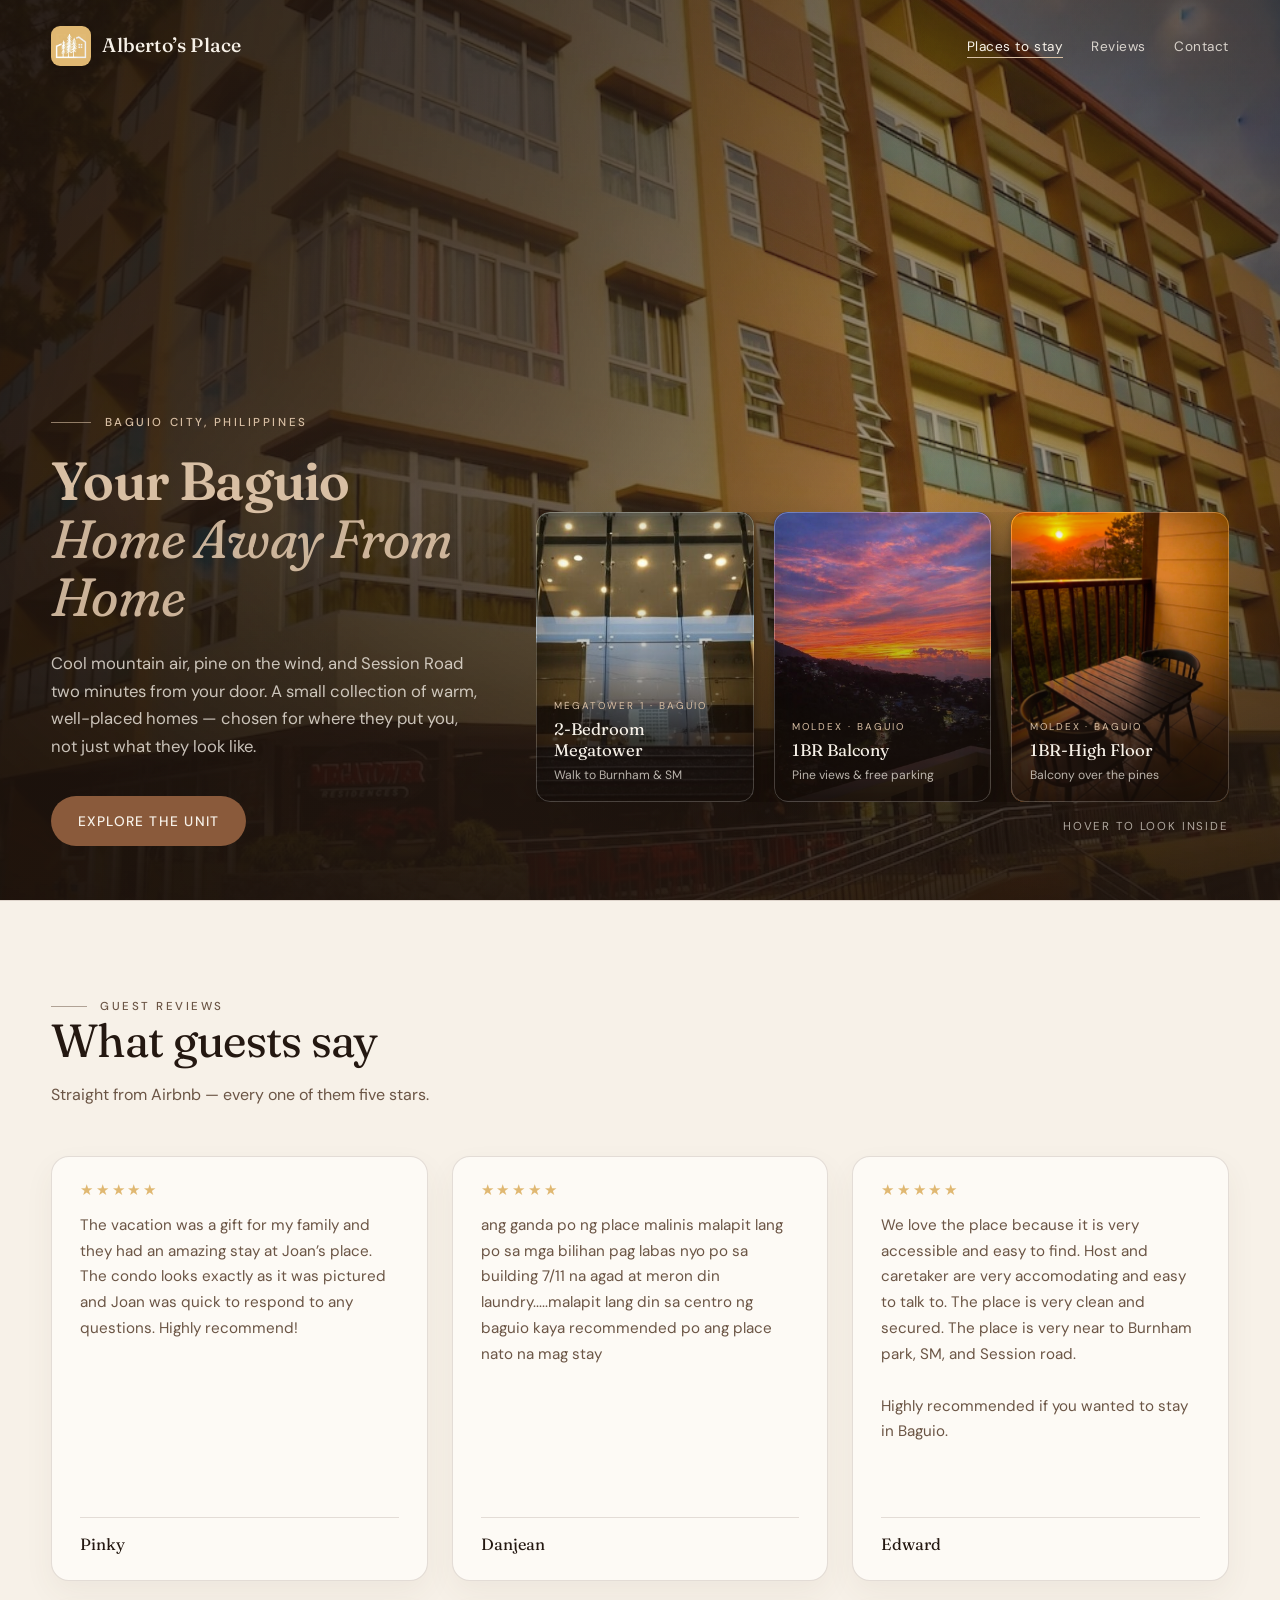
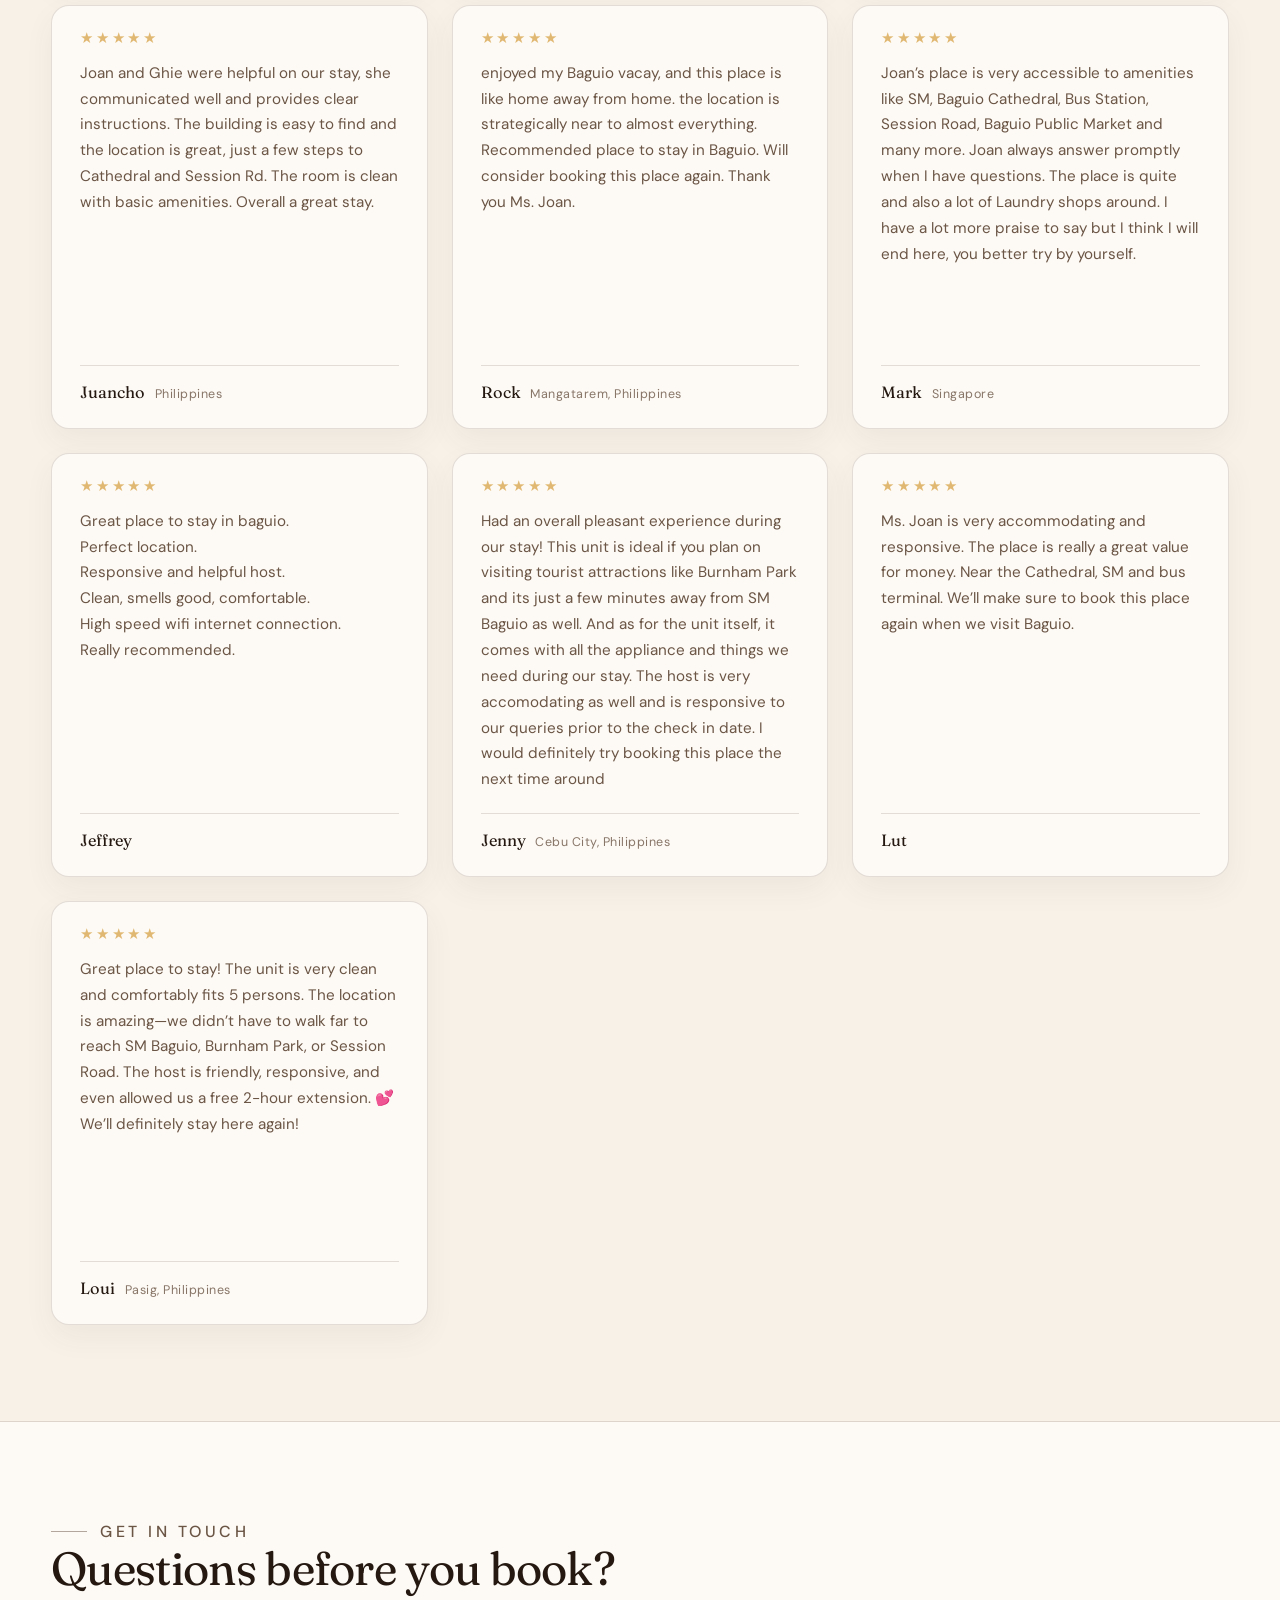
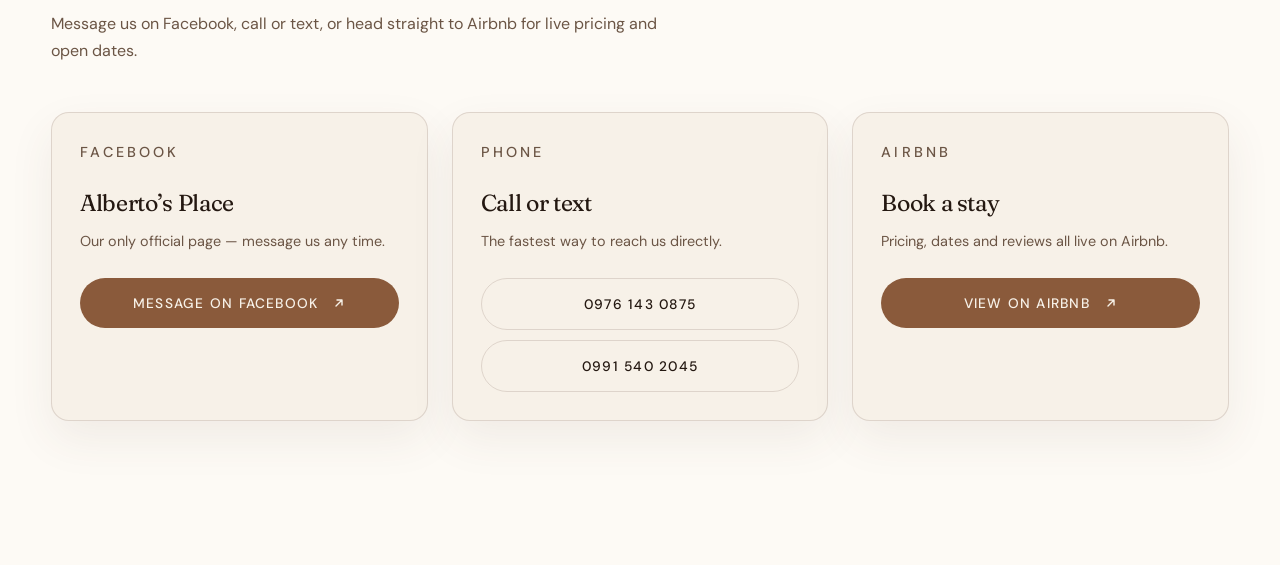
<file: index.html>
<!DOCTYPE html>
<html lang="en">
<head>
<meta charset="utf-8">
<meta name="viewport" content="width=device-width, initial-scale=1">
<title>Alberto's Place — Places to Stay in Baguio</title>
<meta name="description" content="A small collection of warm, well-placed staycation homes in Baguio City. Browse the stay, then book on Airbnb.">
<link rel="icon" href="assets/img/favicon.png" type="image/png">

<link rel="preconnect" href="https://fonts.googleapis.com">
<link rel="preconnect" href="https://fonts.gstatic.com" crossorigin>
<link href="https://fonts.googleapis.com/css2?family=DM+Sans:opsz,wght@9..40,300;9..40,400;9..40,500&family=Fraunces:ital,opsz,wght@0,9..144,300;0,9..144,400;0,9..144,600;1,9..144,400&display=swap" rel="stylesheet">
<!-- ?v= is a cache buster: browsers hold onto these files for ~10 minutes,
     so bump the number whenever style.css or main.js changes, or people
     keep seeing the previous version after a deploy. -->
<link rel="stylesheet" href="assets/css/style.css?v=36">
</head>
<body>

<a class="skip-link" href="#heroMain">Skip to content</a>

<header class="hero grain" id="hero">

  <!-- Background layers: base scene, then the unit's own photo which
       fades and zooms in when the window card is hovered. -->
  <div class="hero__layer hero__layer--base"
       style="background-image:url('images/unit-1-baguio/unit1-39.jpeg')"></div>
  <!-- Two reveal layers, alternated, so one unit can cross-fade into the
       next rather than the image snapping over. -->
  <div class="hero__layer hero__layer--reveal" id="revealLayer"></div>
  <div class="hero__layer hero__layer--reveal" id="revealLayerB"></div>
  <div class="hero__scrim"></div>

  <nav class="nav">
    <a class="brand" href="index.html">
      <img class="brand__logo" src="assets/img/logo-tile.png" alt="">
      <span class="brand__name">Alberto&rsquo;s Place</span>
    </a>
    <button class="nav__toggle" id="navToggle"
            aria-expanded="false" aria-controls="navMenu" aria-label="Open menu">
      <span></span>
    </button>

    <div class="nav__links" id="navMenu" data-open="false">
      <a class="nav__link" href="index.html" aria-current="page">Places to stay</a>
      <a class="nav__link" href="#reviews">Reviews</a>
      <a class="nav__link" href="#contact">Contact</a>
    </div>
  </nav>

  <div class="hero__body" id="heroMain">

    <div class="hero__copy">
      <p class="u-eyebrow hero__eyebrow">Baguio City, Philippines</p>
      <h1 class="hero__title">Your Baguio<em>Home Away From Home</em></h1>
      <p class="hero__lede">
        Cool mountain air, pine on the wind, and Session Road two minutes from your
        door. A small collection of warm, well-placed homes — chosen for where they
        put you, not just what they look like.
      </p>
      <!-- href + data-reveal are kept in sync with the active card by main.js -->
      <a class="btn" id="exploreCta" href="unit-1.html" data-enter
         data-reveal="images/unit-1-baguio/unit1-01.jpeg">
        Explore the unit
      </a>
    </div>

    <div>
      <div class="window-rail">

        <!-- The window: an oversized crop of the unit's photo, so it reads
             as an aperture cut into the scene behind it. -->

        <a class="window-card" href="unit-1.html" data-enter
           data-reveal="images/unit-1-baguio/unit1-01.jpeg">
          <img class="window-card__img"
               src="images/unit-1-baguio/unit1-01.jpeg"
               alt="Glass main entrance at Megatower 1 Residences">
          <span class="window-card__veil"></span>
          <span class="window-card__label">
            <span class="window-card__place">Megatower 1 · Baguio</span>
            <span class="window-card__name">2-Bedroom Megatower</span>
            <span class="window-card__note">Walk to Burnham &amp; SM</span>
          </span>
        </a>

        <a class="window-card" href="unit-2.html" data-enter
           data-reveal="images/unit-3-baguio/unit3-19.jpeg">
          <img class="window-card__img"
               src="images/unit-3-baguio/unit3-19.jpeg"
               alt="Sunset over the hillside from the balcony">
          <span class="window-card__veil"></span>
          <span class="window-card__label">
            <span class="window-card__place">Moldex · Baguio</span>
            <span class="window-card__name">1BR Balcony</span>
            <span class="window-card__note">Pine views &amp; free parking</span>
          </span>
        </a>

        <a class="window-card" href="unit-3.html" data-enter
           data-reveal="images/moldex-highfloor/hf-02.jpg">
          <img class="window-card__img"
               src="images/moldex-highfloor/hf-02.jpg"
               alt="Balcony table and chairs looking over the pines at sunset">
          <span class="window-card__veil"></span>
          <span class="window-card__label">
            <span class="window-card__place">Moldex &middot; Baguio</span>
            <span class="window-card__name">1BR-High Floor</span>
            <span class="window-card__note">Balcony over the pines</span>
          </span>
        </a>

      </div>
      <p class="hero__hint">
        <span data-pointer="fine">Hover to look inside</span>
        <span data-pointer="coarse">Tap to step inside</span>
      </p>
    </div>

  </div>
</header>

<section class="reviews-section" id="reviews">
  <div class="wrap">
    <div class="reviews-head">
      <p class="u-eyebrow reviews-head__eyebrow">Guest reviews</p>
      <h2>What guests say</h2>
      <p>Straight from Airbnb &mdash; every one of them five stars.</p>
    </div>

    <div class="reviews-grid">
      <figure class="review-card">
        <p class="review-card__stars" role="img" aria-label="Rated 5 out of 5">&#9733;&#9733;&#9733;&#9733;&#9733;</p>
        <blockquote>The vacation was a gift for my family and they had an amazing stay at Joan&rsquo;s place. The condo looks exactly as it was pictured and Joan was quick to respond to any questions. Highly recommend!</blockquote>
        <figcaption>
          <span class="review-card__name">Pinky</span>
        </figcaption>
      </figure>

      <figure class="review-card">
        <p class="review-card__stars" role="img" aria-label="Rated 5 out of 5">&#9733;&#9733;&#9733;&#9733;&#9733;</p>
        <blockquote>ang ganda po ng place malinis malapit lang po sa mga bilihan pag labas nyo po sa building 7/11 na agad at meron din laundry.....malapit lang din sa centro ng baguio kaya recommended po ang place nato na mag stay</blockquote>
        <figcaption>
          <span class="review-card__name">Danjean</span>
          </figcaption>
      </figure>

      <figure class="review-card">
        <p class="review-card__stars" role="img" aria-label="Rated 5 out of 5">&#9733;&#9733;&#9733;&#9733;&#9733;</p>
        <blockquote>We love the place because it is very accessible and easy to find. Host and caretaker are very accomodating and easy to talk to. The place is very clean and secured. The place is very near to Burnham park, SM, and Session road.<br><br>Highly recommended if you wanted to stay in Baguio.</blockquote>
        <figcaption>
          <span class="review-card__name">Edward</span>
          </figcaption>
      </figure>

      <figure class="review-card">
        <p class="review-card__stars" role="img" aria-label="Rated 5 out of 5">&#9733;&#9733;&#9733;&#9733;&#9733;</p>
        <blockquote>Joan and Ghie were helpful on our stay, she communicated well and provides clear instructions. The building is easy to find and the location is great, just a few steps to Cathedral and Session Rd. The room is clean with basic amenities. Overall a great stay.</blockquote>
        <figcaption>
          <span class="review-card__name">Juancho</span>
          <span class="review-card__meta">Philippines</span>
        </figcaption>
      </figure>

      <figure class="review-card">
        <p class="review-card__stars" role="img" aria-label="Rated 5 out of 5">&#9733;&#9733;&#9733;&#9733;&#9733;</p>
        <blockquote>enjoyed my Baguio vacay, and this place is like home away from home. the location is strategically near to almost everything. Recommended place to stay in Baguio. Will consider booking this place again. Thank you Ms. Joan.</blockquote>
        <figcaption>
          <span class="review-card__name">Rock</span>
          <span class="review-card__meta">Mangatarem, Philippines</span>
        </figcaption>
      </figure>

      <figure class="review-card">
        <p class="review-card__stars" role="img" aria-label="Rated 5 out of 5">&#9733;&#9733;&#9733;&#9733;&#9733;</p>
        <blockquote>Joan&rsquo;s place is very accessible to amenities like SM, Baguio Cathedral, Bus Station, Session Road, Baguio Public Market and many more. Joan always answer promptly when I have questions. The place is quite and also a lot of Laundry shops around. I have a lot more praise to say but I think I will end here, you better try by yourself.</blockquote>
        <figcaption>
          <span class="review-card__name">Mark</span>
          <span class="review-card__meta">Singapore</span>
        </figcaption>
      </figure>

      <figure class="review-card">
        <p class="review-card__stars" role="img" aria-label="Rated 5 out of 5">&#9733;&#9733;&#9733;&#9733;&#9733;</p>
        <blockquote>Great place to stay in baguio.<br>Perfect location.<br>Responsive and helpful host.<br>Clean, smells good, comfortable.<br>High speed wifi internet connection.<br>Really recommended.</blockquote>
        <figcaption>
          <span class="review-card__name">Jeffrey</span>
        </figcaption>
      </figure>

      <figure class="review-card">
        <p class="review-card__stars" role="img" aria-label="Rated 5 out of 5">&#9733;&#9733;&#9733;&#9733;&#9733;</p>
        <blockquote>Had an overall pleasant experience during our stay! This unit is ideal if you plan on visiting tourist attractions like Burnham Park and its just a few minutes away from SM Baguio as well. And as for the unit itself, it comes with all the appliance and things we need during our stay. The host is very accomodating as well and is responsive to our queries prior to the check in date. I would definitely try booking this place the next time around</blockquote>
        <figcaption>
          <span class="review-card__name">Jenny</span>
          <span class="review-card__meta">Cebu City, Philippines</span>
        </figcaption>
      </figure>

      <figure class="review-card">
        <p class="review-card__stars" role="img" aria-label="Rated 5 out of 5">&#9733;&#9733;&#9733;&#9733;&#9733;</p>
        <blockquote>Ms. Joan is very accommodating and responsive. The place is really a great value for money. Near the Cathedral, SM and bus terminal. We&rsquo;ll make sure to book this place again when we visit Baguio.</blockquote>
        <figcaption>
          <span class="review-card__name">Lut</span>
        </figcaption>
      </figure>

      <figure class="review-card">
        <p class="review-card__stars" role="img" aria-label="Rated 5 out of 5">&#9733;&#9733;&#9733;&#9733;&#9733;</p>
        <blockquote>Great place to stay! The unit is very clean and comfortably fits 5 persons. The location is amazing&mdash;we didn&rsquo;t have to walk far to reach SM Baguio, Burnham Park, or Session Road. The host is friendly, responsive, and even allowed us a free 2-hour extension. &#128149; We&rsquo;ll definitely stay here again!</blockquote>
        <figcaption>
          <span class="review-card__name">Loui</span>
          <span class="review-card__meta">Pasig, Philippines</span>
        </figcaption>
      </figure>
    </div>
  </div>
</section>

<section class="contact-section" id="contact">
  <div class="wrap">
    <div class="contact-head">
      <p class="u-eyebrow contact-head__eyebrow">Get in touch</p>
      <h2>Questions before you book?</h2>
      <p>
        Message us on Facebook, call or text, or head straight to Airbnb for
        live pricing and open dates.
      </p>
    </div>

    <div class="contact-grid">

      <div class="contact-card">
        <p class="u-eyebrow contact-card__label">Facebook</p>
        <h3>Alberto&rsquo;s Place</h3>
        <p>Our only official page &mdash; message us any time.</p>
        <a class="btn" href="https://www.facebook.com/Albertosplacestaycation"
           target="_blank" rel="noopener">
          Message on Facebook
          <svg width="14" height="14" viewBox="0 0 14 14" fill="none" aria-hidden="true">
            <path d="M4 10L10 4M10 4H5M10 4v5" stroke="currentColor" stroke-width="1.4"
                  stroke-linecap="round" stroke-linejoin="round"/>
          </svg>
        </a>
      </div>

      <div class="contact-card">
        <p class="u-eyebrow contact-card__label">Phone</p>
        <h3>Call or text</h3>
        <p>The fastest way to reach us directly.</p>
        <div class="contact-card__phones">
          <a class="btn btn--ghost" href="tel:+639761430875">0976 143 0875</a>
          <a class="btn btn--ghost" href="tel:+639915402045">0991 540 2045</a>
        </div>
      </div>

      <div class="contact-card">
        <p class="u-eyebrow contact-card__label">Airbnb</p>
        <h3>Book a stay</h3>
        <p>Pricing, dates and reviews all live on Airbnb.</p>
        <!-- Host profile, not a single room: this button is the catch-all
             "Book a stay", so it should show every live listing. -->
        <a class="btn" href="https://www.airbnb.com/users/profile/1463701080095468308"
           target="_blank" rel="noopener">
          View on Airbnb
          <svg width="14" height="14" viewBox="0 0 14 14" fill="none" aria-hidden="true">
            <path d="M4 10L10 4M10 4H5M10 4v5" stroke="currentColor" stroke-width="1.4"
                  stroke-linecap="round" stroke-linejoin="round"/>
          </svg>
        </a>
      </div>

    </div>
  </div>
</section>

<script src="assets/js/units.js?v=36"></script>
<script src="assets/js/main.js?v=36"></script>
</body>
</html>
</file>
<file: assets/css/style.css>
/* ============================================================
   TERRA STAYS — core stylesheet
   Palette: warm earth / brown aesthetic
   ============================================================ */

:root {
  /* Earth palette */
  --espresso: #241811;
  --bark:     #33241a;
  --walnut:   #5c4032;
  --clay:     #8a5a3b;
  --caramel:  #b5835a;
  --sand:     #d8bfa4;
  --oat:      #ead9c4;
  --cream:    #f7f1e8;
  --paper:    #fdfaf5;
  --moss:     #6e7357;
  --brand-tan: #e0b872;   /* sampled from the Alberto's Place mark */

  --ink:        var(--espresso);
  --ink-soft:   #6b5545;
  --rule:       rgba(92, 64, 50, 0.16);

  /* Type */
  --display: "Fraunces", "Iowan Old Style", Georgia, serif;
  --body:    "DM Sans", -apple-system, BlinkMacSystemFont, "Segoe UI", sans-serif;

  /* Motion */
  --ease-out: cubic-bezier(0.22, 1, 0.36, 1);
  --ease-soft: cubic-bezier(0.4, 0, 0.2, 1);

  /* Layout */
  --gutter: clamp(1.25rem, 4vw, 4rem);
  --maxw: 1400px;
}

*, *::before, *::after { box-sizing: border-box; }

/* several components set an explicit display, which would otherwise beat the
   UA rule for [hidden] */
[hidden] { display: none !important; }

html { scroll-behavior: smooth; }

body {
  margin: 0;
  font-family: var(--body);
  background: var(--paper);
  color: var(--ink);
  -webkit-font-smoothing: antialiased;
  text-rendering: optimizeLegibility;
}

img { display: block; max-width: 100%; }

a { color: inherit; text-decoration: none; }

button { font: inherit; color: inherit; }

/* Keyboard focus has to stay visible everywhere. Anything below that hides an
   outline must put back an equally clear indicator. */
:where(a, button, [tabindex]):focus-visible {
  outline: 2px solid var(--brand-tan);
  outline-offset: 3px;
  border-radius: 3px;
}

.skip-link {
  position: absolute;
  left: -9999px;
  top: 0;
  z-index: 200;
}

.skip-link:focus {
  left: 1rem;
  top: 1rem;
  padding: 0.8rem 1.25rem;
  border-radius: 999px;
  background: var(--cream);
  color: var(--ink);
  font-size: 0.85rem;
}

h1, h2, h3, h4 {
  font-family: var(--display);
  font-weight: 400;
  font-variation-settings: "SOFT" 30, "WONK" 1;
  letter-spacing: -0.015em;
  margin: 0;
  line-height: 1.05;
}

.u-eyebrow {
  font-size: 0.72rem;
  letter-spacing: 0.22em;
  text-transform: uppercase;
  font-weight: 500;
}

/* Film grain overlay, used on dark photographic surfaces */
.grain::after {
  content: "";
  position: absolute;
  inset: 0;
  pointer-events: none;
  opacity: 0.16;
  mix-blend-mode: overlay;
  background-image: url("data:image/svg+xml,%3Csvg xmlns='http://www.w3.org/2000/svg' width='140' height='140'%3E%3Cfilter id='n'%3E%3CfeTurbulence type='fractalNoise' baseFrequency='0.85' numOctaves='3'/%3E%3C/filter%3E%3Crect width='140' height='140' filter='url(%23n)' opacity='0.5'/%3E%3C/svg%3E");
}

/* ============================================================
   HERO — "window into the stay"
   ============================================================ */

.hero {
  position: relative;
  min-height: 100svh;
  display: flex;
  flex-direction: column;
  overflow: hidden;
  background: var(--espresso);
  isolation: isolate;
}

/* Stacked background layers. The base sits underneath; the reveal
   layer holds the unit's own photo and fades + zooms in on hover,
   so the thumbnail reads as a window opening onto the full scene. */
.hero__layer {
  position: absolute;
  inset: -6%;                    /* bleed, so scaling never shows an edge */
  background-size: cover;
  background-position: center;
  z-index: 0;
  will-change: transform, opacity;
}

.hero__layer--base {
  transform: scale(1.04);
  transition: transform 1600ms var(--ease-out), filter 900ms var(--ease-soft);
}

/* Visibility is driven by JS rather than by .is-peeking, because two of these
   alternate to cross-fade one unit into the next. The long transform makes a
   slow push-in that runs for the whole time a unit is on screen. */
.hero__layer--reveal {
  z-index: 1;                     /* JS raises the incoming layer to 2 */
  opacity: 0;
  transform: scale(1.02);
  transition:
    opacity 700ms var(--ease-soft),
    transform 3500ms linear;
}

.hero__layer--reveal.is-on { opacity: 1; transform: scale(1.14); }

/* Warm scrim: pushes every photo toward the brown palette and keeps
   text legible over phone-camera shots. */
.hero__scrim {
  position: absolute;
  inset: 0;
  z-index: 3;
  background:
    linear-gradient(to right,
      rgba(28, 18, 12, 0.88) 0%,
      rgba(36, 24, 17, 0.62) 42%,
      rgba(36, 24, 17, 0.28) 72%,
      rgba(36, 24, 17, 0.55) 100%),
    linear-gradient(to top,
      rgba(28, 18, 12, 0.85) 0%,
      rgba(28, 18, 12, 0.10) 45%,
      rgba(28, 18, 12, 0.45) 100%),
    radial-gradient(120% 90% at 20% 40%, rgba(138, 90, 59, 0.30), transparent 60%);
  transition: opacity 900ms var(--ease-soft);
}

/* Peeking state — set while the card is hovered/focused.
   The scrim deliberately stays at full strength: the reveal comes from
   the image swap and the slow push-in, not from lifting the shade off
   the headline. */
.hero.is-peeking .hero__layer--base { transform: scale(1.1); filter: blur(2px); }

/* Stated explicitly rather than via :not() — the nav has to out-stack the hero
   body so the open menu panel isn't painted behind the headline. */
.hero > .nav,
.hero > .hero__body { position: relative; }
.hero > .hero__body { z-index: 4; }
.hero > .nav        { z-index: 5; }

/* ---------- Nav ---------- */

.nav {
  display: flex;
  align-items: center;
  justify-content: space-between;
  gap: 2rem;
  padding: 1.6rem var(--gutter);
  color: var(--cream);
}

.brand {
  display: inline-flex;
  align-items: center;
  gap: 0.7rem;
}

.brand__logo {
  width: 2.5rem;
  height: 2.5rem;
  border-radius: 9px;
  flex: none;
  box-shadow: 0 1px 3px rgba(20, 12, 7, 0.25);
}

.brand__name {
  font-family: var(--display);
  font-size: 1.22rem;
  font-weight: 500;
  letter-spacing: 0.01em;
  line-height: 1;
  white-space: nowrap;
}

.nav__links {
  display: flex;
  align-items: center;
  gap: 1.75rem;
  font-size: 0.85rem;
  letter-spacing: 0.04em;
}

.nav__link {
  position: relative;
  display: inline-flex;
  align-items: center;
  /* padded to a 44px tap target without changing the visual rhythm */
  padding: 0.75rem 0;
  opacity: 0.82;
  transition: opacity 250ms var(--ease-soft);
}

.nav__link::after {
  content: "";
  position: absolute;
  left: 0; bottom: 0.55rem;
  width: 100%;
  height: 1px;
  background: var(--sand);
  transform: scaleX(0);
  transform-origin: left;
  transition: transform 400ms var(--ease-out);
}

a.nav__link:hover { opacity: 1; }
a.nav__link:hover::after,
.nav__link[aria-current="page"]::after { transform: scaleX(1); }

.nav__link[aria-current="page"] { opacity: 1; }

/* ---------- Menu toggle (small screens only) ---------- */

.nav__toggle {
  display: none;
  width: 44px;
  height: 44px;
  padding: 0;
  border: 1px solid rgba(247, 241, 232, 0.28);
  border-radius: 999px;
  background: rgba(28, 18, 12, 0.35);
  color: var(--cream);
  cursor: pointer;
  place-items: center;
  backdrop-filter: blur(6px);
}

.nav__toggle span {
  position: relative;
  display: block;
  width: 16px;
  height: 1.5px;
  background: currentColor;
  transition: transform 300ms var(--ease-out), opacity 200ms var(--ease-soft);
}

.nav__toggle span::before,
.nav__toggle span::after {
  content: "";
  position: absolute;
  left: 0;
  width: 16px;
  height: 1.5px;
  background: currentColor;
  transition: transform 300ms var(--ease-out);
}

.nav__toggle span::before { top: -5px; }
.nav__toggle span::after  { top: 5px; }

.nav__toggle[aria-expanded="true"] span { transform: rotate(45deg); }
.nav__toggle[aria-expanded="true"] span::before { transform: translateY(5px) rotate(-90deg); }
.nav__toggle[aria-expanded="true"] span::after  { opacity: 0; transform: translateY(-5px); }

/* ---------- Hero body ---------- */

.hero__body {
  flex: 1;
  display: grid;
  grid-template-columns: minmax(min(26rem, 100%), 1fr) minmax(0, auto);
  align-items: end;
  gap: clamp(2rem, 4vw, 4.5rem);
  padding: 0 var(--gutter) clamp(2.5rem, 6vh, 4.5rem);
}

/* Without this the rail's intrinsic width props the whole grid open and
   pushes the headline off-screen on narrow viewports. */
.hero__body > * { min-width: 0; }

.hero__copy { max-width: 34rem; color: var(--cream); }

.hero__eyebrow {
  color: var(--sand);
  margin-bottom: 1.4rem;
  display: flex;
  align-items: center;
  gap: 0.85rem;
}

.hero__eyebrow::before {
  content: "";
  width: 2.5rem;
  height: 1px;
  background: currentColor;
  opacity: 0.6;
}

.hero__title {
  font-size: clamp(2.1rem, 4.2vw, 3.9rem);
  line-height: 1.08;
  margin-bottom: 1.5rem;
  /* Both lines sand, no white split — the contrast comes from weight and
     italic instead of a color change. */
  color: var(--sand);
  font-weight: 600;
  font-variation-settings: "SOFT" 40, "WONK" 1;
}

.hero__title em {
  display: block;
  font-style: italic;
  font-weight: 400;
  font-variation-settings: "SOFT" 65, "WONK" 1;
  opacity: 0.92;
}

.hero__lede {
  font-size: clamp(0.98rem, 1.3vw, 1.1rem);
  line-height: 1.65;
  color: rgba(247, 241, 232, 0.78);
  max-width: 30rem;
  margin: 0 0 2.25rem;
}

/* ---------- Button ---------- */

.btn {
  --btn-bg: var(--clay);
  --btn-fg: var(--cream);
  display: inline-flex;
  align-items: center;
  gap: 0.85rem;
  padding: 1rem 1.65rem;
  border: 0;
  border-radius: 999px;
  background: var(--btn-bg);
  color: var(--btn-fg);
  font-family: var(--body);
  font-size: 0.86rem;
  font-weight: 500;
  letter-spacing: 0.09em;
  text-transform: uppercase;
  cursor: pointer;
  transition: background 350ms var(--ease-soft), transform 350ms var(--ease-out);
}

.btn:hover { background: var(--caramel); transform: translateY(-2px); }

.btn svg { transition: transform 400ms var(--ease-out); }
.btn:hover svg { transform: translateX(4px); }

.btn--ghost {
  --btn-bg: transparent;
  --btn-fg: var(--ink);
  border: 1px solid var(--rule);
}
.btn--ghost:hover { --btn-bg: var(--oat); }

/* ============================================================
   THE WINDOW CARD
   The thumbnail shows an oversized crop of the unit's photo, so it
   reads as a small aperture cut into the scene behind it.
   ============================================================ */

.window-rail {
  display: flex;
  align-items: flex-end;
  gap: 1.25rem;
  /* Scrolls at any width. With four cards the rail's natural width was
     squeezing the headline column down to ~140px, so it wrapped one word
     per line — the rail has to give, not the copy. */
  max-width: 100%;
  overflow-x: auto;
  scrollbar-width: none;
  scroll-snap-type: x mandatory;
  scroll-padding-left: 0;
}
.window-rail::-webkit-scrollbar { display: none; }
.window-card { scroll-snap-align: start; }

.window-card {
  position: relative;
  display: block;
  width: clamp(160px, 17vw, 260px);
  min-width: 124px;
  aspect-ratio: 3 / 4;
  border-radius: 14px;
  overflow: hidden;
  cursor: pointer;
  background: var(--bark);
  box-shadow:
    0 2px 6px rgba(20, 12, 7, 0.30),
    0 18px 45px rgba(20, 12, 7, 0.45);
  transition:
    transform 700ms var(--ease-out),
    box-shadow 700ms var(--ease-out);
}

/* thin inner bevel — makes it feel cut, not pasted on */
.window-card.is-showing::after {
  border-color: rgba(224, 184, 114, 0.85);
  box-shadow: inset 0 0 40px rgba(20, 12, 7, 0.35),
              0 0 0 1px rgba(224, 184, 114, 0.35);
}

.window-card::after {
  content: "";
  position: absolute;
  inset: 0;
  border-radius: inherit;
  border: 1px solid rgba(247, 241, 232, 0.22);
  box-shadow: inset 0 0 40px rgba(20, 12, 7, 0.35);
  pointer-events: none;
  z-index: 3;
}

.window-card__img {
  position: absolute;
  inset: 0;
  width: 100%;
  height: 100%;
  object-fit: cover;
  /* oversized on purpose: you're seeing a slice of a bigger scene */
  transform: scale(1.45);
  transition: transform 1400ms var(--ease-out);
  z-index: 1;
}

.window-card__veil {
  position: absolute;
  inset: 0;
  z-index: 2;
  /* Reaches high enough that the label always lands on a dark base,
     even when the title wraps to two lines on a narrow card. */
  background: linear-gradient(to top,
    rgba(24, 15, 10, 0.92) 0%,
    rgba(24, 15, 10, 0.78) 22%,
    rgba(24, 15, 10, 0.30) 48%,
    rgba(24, 15, 10, 0) 78%);
  transition: opacity 700ms var(--ease-soft);
}

.window-card__label {
  position: absolute;
  left: 0; right: 0; bottom: 0;
  z-index: 4;
  padding: 1.1rem 1.15rem;
  color: var(--cream);
}

.window-card__place {
  display: block;
  font-size: 0.62rem;
  letter-spacing: 0.2em;
  text-transform: uppercase;
  color: var(--sand);
  margin-bottom: 0.45rem;
}

.window-card__name {
  display: block;
  font-family: var(--display);
  font-size: 1.05rem;
  line-height: 1.25;
}

.window-card__note {
  display: block;
  margin-top: 0.4rem;
  font-size: 0.76rem;
  line-height: 1.4;
  color: rgba(247, 241, 232, 0.72);
}

/* On hover the crop eases back toward 1:1 — the window "opens" and
   matches the full-bleed scene now showing behind it. */
.window-card:hover,
.window-card:focus-visible {
  transform: translateY(-10px);
  box-shadow:
    0 4px 10px rgba(20, 12, 7, 0.35),
    0 30px 70px rgba(20, 12, 7, 0.55);
}

/* The crop eases open a little, but stays tighter than the scene behind
   it — otherwise the card stops reading as an aperture and starts
   competing with the background. */
.window-card:hover .window-card__img,
.window-card:focus-visible .window-card__img { transform: scale(1.28); }

.window-card:hover .window-card__veil,
.window-card:focus-visible .window-card__veil { opacity: 0.8; }

/* Ghost slots standing in for the five stays still to come */
.window-slot {
  width: clamp(160px, 17vw, 260px);
  min-width: 124px;
  aspect-ratio: 3 / 4;
  border-radius: 14px;
  border: 1px dashed rgba(247, 241, 232, 0.22);
  display: grid;
  place-items: center;
  color: rgba(247, 241, 232, 0.42);
  font-size: 0.68rem;
  letter-spacing: 0.18em;
  text-transform: uppercase;
}

.hero__hint {
  margin-top: 1.1rem;
  font-size: 0.72rem;
  letter-spacing: 0.16em;
  text-transform: uppercase;
  color: rgba(247, 241, 232, 0.66);
  text-align: right;
}

/* "Hover" means nothing on a touch screen */
[data-pointer="coarse"] { display: none; }

@media (hover: none) {
  [data-pointer="fine"]   { display: none; }
  [data-pointer="coarse"] { display: inline; }
}

/* Click-through transition: the window swallows the page */
body.is-entering .hero__layer--reveal.is-on { transform: scale(1.4); }
body.is-entering .hero__body,
body.is-entering .nav { opacity: 0; transform: translateY(-8px); }
body.is-entering .hero__body,
body.is-entering .nav {
  transition: opacity 450ms var(--ease-soft), transform 450ms var(--ease-soft);
}

/* ============================================================
   LISTING PAGE
   ============================================================ */

.listing-nav {
  position: sticky;
  top: 0;
  z-index: 40;
  display: flex;
  align-items: center;
  justify-content: space-between;
  gap: 2rem;
  padding: 1.1rem var(--gutter);
  background: rgba(253, 250, 245, 0.86);
  backdrop-filter: blur(14px);
  border-bottom: 1px solid var(--rule);
  color: var(--ink);
}


.back-link {
  display: inline-flex;
  align-items: center;
  gap: 0.6rem;
  min-height: 44px;
  padding-right: 0.5rem;
  font-size: 0.8rem;
  letter-spacing: 0.05em;
  color: var(--ink-soft);
  transition: color 250ms var(--ease-soft);
}

.back-link__long  { white-space: nowrap; }
.back-link__short { display: none; }
.back-link:hover { color: var(--clay); }
.back-link svg { transition: transform 350ms var(--ease-out); }
.back-link:hover svg { transform: translateX(-4px); }

.wrap {
  max-width: var(--maxw);
  margin: 0 auto;
  padding: 0 var(--gutter);
}

/* ---------- Listing header ---------- */

.listing-head { padding: clamp(2.5rem, 6vw, 4.5rem) 0 2rem; }

.listing-head__eyebrow {
  color: var(--clay);
  margin-bottom: 1rem;
  display: flex;
  align-items: center;
  gap: 0.8rem;
}
.listing-head__eyebrow::before {
  content: "";
  width: 2.25rem; height: 1px;
  background: currentColor; opacity: 0.5;
}

.listing-head h1 {
  font-size: clamp(2.2rem, 5vw, 3.6rem);
  max-width: 20ch;
  margin-bottom: 1.25rem;
}

.listing-meta {
  display: flex;
  flex-wrap: wrap;
  align-items: center;
  gap: 0.65rem 1.1rem;
  color: var(--ink-soft);
  font-size: 0.92rem;
}

.listing-meta span { display: inline-flex; align-items: center; gap: 0.45rem; }

.listing-meta .dot {
  width: 3px; height: 3px;
  border-radius: 50%;
  background: var(--caramel);
  opacity: 0.7;
}

/* ---------- Photo mosaic ---------- */

.mosaic {
  display: grid;
  grid-template-columns: 1.6fr 1fr 1fr;
  grid-template-rows: repeat(2, minmax(140px, 30vh));
  gap: 10px;
  border-radius: 18px;
  overflow: hidden;
  margin-bottom: 1rem;
}

.mosaic__item {
  position: relative;
  display: block;
  margin: 0;
  padding: 0;
  border: 0;
  overflow: hidden;
  background: var(--oat);
  cursor: zoom-in;
}

.mosaic__item:first-child { grid-row: span 2; }

.mosaic img {
  width: 100%;
  height: 100%;
  object-fit: cover;
  transition: transform 1200ms var(--ease-out), filter 600ms var(--ease-soft);
}

.mosaic__item:hover img { transform: scale(1.06); filter: saturate(1.08); }

/* the outline would be clipped by the tile's own overflow */
.mosaic__item:focus-visible { outline-offset: -3px; }

.mosaic__more {
  position: absolute;
  inset: 0;
  display: grid;
  place-items: center;
  background: rgba(36, 24, 17, 0.55);
  color: var(--cream);
  font-size: 0.78rem;
  letter-spacing: 0.16em;
  text-transform: uppercase;
  transition: background 350ms var(--ease-soft);
}
.mosaic__item:hover .mosaic__more { background: rgba(36, 24, 17, 0.42); }

/* ---------- Two-column content ---------- */

.listing-grid {
  display: grid;
  grid-template-columns: minmax(0, 1fr) minmax(0, 22rem);
  gap: clamp(2rem, 6vw, 5rem);
  align-items: start;
  padding: clamp(2.5rem, 6vw, 4.5rem) 0;
}

.section + .section {
  margin-top: clamp(2.25rem, 4vw, 3.25rem);
  padding-top: clamp(2.25rem, 4vw, 3.25rem);
  border-top: 1px solid var(--rule);
}

.section h2 {
  font-size: clamp(1.5rem, 2.6vw, 2rem);
  margin-bottom: 1.5rem;
}

/* ---------- Bullet lists ---------- */

.bullets {
  list-style: none;
  margin: 0;
  padding: 0;
  display: grid;
  gap: 0.9rem;
}

/* min() keeps the track from demanding 20rem on a viewport narrower than that,
   which otherwise props the whole page open past the screen edge */
.bullets--two {
  grid-template-columns: repeat(auto-fit, minmax(min(20rem, 100%), 1fr));
  gap: 0.9rem 2.5rem;
}

.bullets li {
  position: relative;
  padding-left: 1.7rem;
  line-height: 1.6;
  color: var(--ink-soft);
}

.bullets li::before {
  content: "";
  position: absolute;
  left: 0;
  top: 0.62em;
  width: 7px; height: 7px;
  border-radius: 50%;
  background: var(--caramel);
}

.bullets strong { color: var(--ink); font-weight: 500; }

/* Distance list — for the "what's nearby" walk times */
.nearby { display: grid; gap: 1.5rem; }

.nearby__group {
  display: grid;
  grid-template-columns: 5.5rem minmax(0, 1fr);
  gap: 1.25rem;
  align-items: start;
}

.nearby__time {
  font-family: var(--display);
  font-size: 1.05rem;
  color: var(--clay);
  padding-top: 0.05em;
  white-space: nowrap;
}

.nearby__places {
  display: flex;
  flex-wrap: wrap;
  gap: 0.5rem;
}

.nearby__places span {
  padding: 0.35rem 0.8rem;
  border-radius: 999px;
  background: var(--cream);
  border: 1px solid var(--rule);
  font-size: 0.86rem;
  color: var(--ink-soft);
}

.map-figure { margin: 2rem 0 0; }
.map-figure__btn {
  display: block;
  width: 100%;
  padding: 0;
  border: 0;
  background: none;
  cursor: zoom-in;
}
.map-figure img { width: 100%; border-radius: 14px; border: 1px solid var(--rule); }
.map-figure figcaption {
  margin-top: 0.75rem;
  font-size: 0.8rem;
  color: var(--ink-soft);
  font-style: italic;
}

/* ---------- Booking aside ---------- */

.booking {
  position: sticky;
  top: 5.5rem;
  padding: 1.75rem;
  border-radius: 18px;
  background: var(--cream);
  border: 1px solid var(--rule);
  box-shadow: 0 18px 45px rgba(92, 64, 50, 0.08);
}

.booking__label {
  color: var(--clay);
  margin-bottom: 0.9rem;
}

.booking h3 {
  font-size: 1.45rem;
  line-height: 1.2;
  margin-bottom: 0.85rem;
}

.booking p {
  font-size: 0.9rem;
  line-height: 1.65;
  color: var(--ink-soft);
  margin: 0 0 1.5rem;
}

.booking .btn { width: 100%; justify-content: center; }

/* Two ways to book the same place — stacked, primary first */
.booking__options { display: grid; gap: 0.6rem; }

.booking__facts {
  list-style: none;
  margin: 1.5rem 0 0;
  padding: 1.35rem 0 0;
  border-top: 1px solid var(--rule);
  display: grid;
  gap: 0.7rem;
  font-size: 0.86rem;
  color: var(--ink-soft);
}

.booking__facts li { display: flex; justify-content: space-between; gap: 1rem; }
.booking__facts strong { font-weight: 500; color: var(--ink); text-align: right; }

/* ---------- Full gallery ---------- */

.gallery-section {
  background: var(--cream);
  border-top: 1px solid var(--rule);
  padding: clamp(3rem, 7vw, 5rem) 0;
}

.gallery-head {
  display: flex;
  flex-wrap: wrap;
  align-items: end;
  justify-content: space-between;
  gap: 1.5rem;
  margin-bottom: 2.25rem;
}

.gallery-head h2 { font-size: clamp(1.75rem, 3.4vw, 2.6rem); }

.gallery-head p { margin: 0.6rem 0 0; color: var(--ink-soft); font-size: 0.95rem; }

/* ---------- Rooms ---------- */

.room + .room {
  margin-top: clamp(2.5rem, 5vw, 3.75rem);
  padding-top: clamp(2.5rem, 5vw, 3.75rem);
  border-top: 1px solid var(--rule);
}

.room__head {
  display: flex;
  align-items: baseline;
  gap: 1rem;
  margin-bottom: 1.35rem;
}

.room__title {
  font-family: var(--display);
  font-size: clamp(1.25rem, 2.2vw, 1.65rem);
  font-weight: 400;
  margin: 0;
}

/* Fixed column count rather than auto-fit: with auto-fit, a two-photo room
   stretches its tiles to half the page while a four-photo room stays small,
   and the sections stop reading as one gallery. Fixed tracks keep every tile
   the same size down the page. The 4:3 ratio does the same job for the mix of
   portrait and landscape sources. */
.room__grid {
  display: grid;
  grid-template-columns: repeat(4, minmax(0, 1fr));
  gap: 12px;
}

.room__grid .gallery__item { margin: 0; }

.room__grid--portrait  .gallery__item { aspect-ratio: 3 / 4; }
.room__grid--landscape .gallery__item { aspect-ratio: 4 / 3; }

/* A photo far wider than its room's tile gets a double-width slot instead
   of being cropped down to a sliver of itself. */
.room__grid .gallery__item--wide {
  grid-column: span 2;
  aspect-ratio: 2 / 1;
}

/* Portrait tiles, because the source photos are overwhelmingly portrait.
   A landscape tile left big empty margins around them; matching the tile to
   the photo means `cover` fills it edge to edge with only a light crop, and
   no filler behind. */
.room__grid .gallery__item img {
  height: 100%;
  object-fit: cover;
}

/* No multi-column here any more — #gallery holds .room sections, and a
   `columns` value would slice each room into a narrow strip. */

.gallery__item {
  display: block;
  width: 100%;
  margin: 0;
  padding: 0;
  border: 0;
  border-radius: 12px;
  overflow: hidden;
  background: var(--oat);
  cursor: zoom-in;
  position: relative;
}

.gallery img {
  width: 100%;
  height: auto;
  transition: transform 900ms var(--ease-out), filter 500ms var(--ease-soft);
}

.gallery__item:hover img { transform: scale(1.04); filter: saturate(1.06); }

.gallery__item:focus-visible { outline-offset: -3px; }

/* ---------- Lightbox ---------- */

.lightbox {
  position: fixed;
  inset: 0;
  z-index: 100;
  display: none;
  place-items: center;
  background: rgba(24, 15, 10, 0.94);
  backdrop-filter: blur(6px);
  padding: clamp(1rem, 4vw, 3rem);
}

.lightbox[open] { display: grid; }

.lightbox img {
  max-width: 100%;
  max-height: 86vh;
  width: auto;
  border-radius: 8px;
  box-shadow: 0 30px 90px rgba(0, 0, 0, 0.6);
}

.lightbox__ui {
  position: absolute;
  inset: 0;
  pointer-events: none;
}

.lightbox button {
  position: absolute;
  pointer-events: auto;
  background: rgba(247, 241, 232, 0.10);
  border: 1px solid rgba(247, 241, 232, 0.22);
  color: var(--cream);
  border-radius: 999px;
  cursor: pointer;
  display: grid;
  place-items: center;
  transition: background 250ms var(--ease-soft);
}
.lightbox button:hover { background: rgba(247, 241, 232, 0.22); }

.lightbox__close { top: 1.5rem; right: 1.5rem; width: 44px; height: 44px; font-size: 1.1rem; }
.lightbox__prev, .lightbox__next { top: 50%; transform: translateY(-50%); width: 52px; height: 52px; }
.lightbox__prev { left: clamp(0.75rem, 2vw, 2rem); }
.lightbox__next { right: clamp(0.75rem, 2vw, 2rem); }

.lightbox__count {
  position: absolute;
  bottom: 1.75rem; left: 50%;
  transform: translateX(-50%);
  color: rgba(247, 241, 232, 0.7);
  font-size: 0.8rem;
  letter-spacing: 0.14em;
}

/* ---------- Reviews (homepage, between hero and contact) ---------- */

.reviews-section {
  background: var(--cream);
  border-top: 1px solid var(--rule);
  border-bottom: 1px solid var(--rule);
  padding: clamp(3.5rem, 8vw, 6rem) 0;
}

.reviews-head { max-width: 40rem; margin-bottom: clamp(2rem, 4vw, 3rem); }

.reviews-head__eyebrow {
  color: var(--clay);
  margin-bottom: 1rem;
  display: flex;
  align-items: center;
  gap: 0.8rem;
}
.reviews-head__eyebrow::before {
  content: "";
  width: 2.25rem; height: 1px;
  background: currentColor; opacity: 0.5;
}

.reviews-head h2 {
  font-size: clamp(1.9rem, 4vw, 2.9rem);
  margin-bottom: 1rem;
}

.reviews-head > p {
  margin: 0;
  color: var(--ink-soft);
  line-height: 1.7;
}

/* Every card the same size. grid-auto-rows: 1fr makes all rows match, not
   just the cards beside each other, so all six are identical. The quote
   flexes to fill so the name always sits on the bottom edge. */
.reviews-grid {
  display: grid;
  grid-template-columns: repeat(3, minmax(0, 1fr));
  grid-auto-rows: 1fr;
  gap: 1.5rem;
}

.review-card {
  display: flex;
  flex-direction: column;
  margin: 0;
  padding: 1.6rem 1.75rem;
  border-radius: 18px;
  background: var(--paper);
  border: 1px solid var(--rule);
  box-shadow: 0 12px 30px rgba(92, 64, 50, 0.06);
}

.review-card__stars {
  margin: 0 0 0.9rem;
  color: var(--brand-tan);
  font-size: 0.95rem;
  letter-spacing: 0.18em;
  line-height: 1;
}

.review-card blockquote {
  flex: 1;
  margin: 0 0 1.25rem;
  font-size: 0.95rem;
  line-height: 1.7;
  color: var(--ink-soft);
}

.review-card figcaption {
  display: flex;
  flex-wrap: wrap;
  align-items: baseline;
  gap: 0.3rem 0.6rem;
  padding-top: 1rem;
  border-top: 1px solid var(--rule);
}

.review-card__name {
  font-family: var(--display);
  font-size: 1.02rem;
  color: var(--ink);
}

.review-card__meta {
  font-size: 0.78rem;
  letter-spacing: 0.04em;
  color: var(--ink-soft);
  opacity: 0.8;
}

@media (max-width: 1080px) {
  .reviews-grid { grid-template-columns: repeat(2, minmax(0, 1fr)); }
}

@media (max-width: 700px) {
  .reviews-grid { grid-template-columns: minmax(0, 1fr); grid-auto-rows: auto; }
  .review-card { padding: 1.4rem 1.5rem; }
}

/* ---------- Contact section (homepage, below the hero) ---------- */

.contact-section {
  background: var(--paper);
  padding: clamp(3.5rem, 8vw, 6rem) 0 clamp(3rem, 6vw, 4.5rem);
}

.contact-head { max-width: 40rem; margin-bottom: clamp(2rem, 4vw, 3rem); }

.contact-head__eyebrow {
  color: var(--clay);
  margin-bottom: 1rem;
  display: flex;
  align-items: center;
  gap: 0.8rem;
}
.contact-head__eyebrow::before {
  content: "";
  width: 2.25rem; height: 1px;
  background: currentColor; opacity: 0.5;
}

.contact-head h2 {
  font-size: clamp(1.9rem, 4vw, 2.9rem);
  margin-bottom: 1rem;
}

.contact-head > p {
  margin: 0;
  color: var(--ink-soft);
  line-height: 1.7;
  font-size: 1rem;
}


.contact-grid {
  display: grid;
  grid-template-columns: repeat(auto-fit, minmax(min(18rem, 100%), 1fr));
  gap: 1.5rem;
  padding-bottom: clamp(3rem, 6vw, 4.5rem);
}

.contact-card {
  padding: 1.75rem;
  border-radius: 18px;
  background: var(--cream);
  border: 1px solid var(--rule);
  box-shadow: 0 18px 45px rgba(92, 64, 50, 0.08);
}

.contact-card__label { color: var(--clay); margin-bottom: 0.9rem; }

.contact-card h3 {
  font-size: 1.45rem;
  line-height: 1.2;
  margin-bottom: 0.85rem;
}

.contact-card p {
  font-size: 0.9rem;
  line-height: 1.65;
  color: var(--ink-soft);
  margin: 0 0 1.5rem;
}

.contact-card .btn { width: 100%; justify-content: center; }

.contact-card__phones { display: grid; gap: 0.6rem; }

/* ---------- Footer ---------- */

.footer {
  background: var(--espresso);
  color: rgba(247, 241, 232, 0.72);
  padding: clamp(3rem, 6vw, 4.5rem) 0 2rem;
}

.footer__inner {
  display: flex;
  flex-wrap: wrap;
  gap: 2rem;
  align-items: start;
  justify-content: space-between;
}

.footer .brand { color: var(--cream); }

.footer__note { max-width: 26rem; font-size: 0.9rem; line-height: 1.7; margin: 1rem 0 0; }

.footer__links a {
  display: inline-block;
  padding: 0.5rem 0;
}

.footer__bottom {
  margin-top: 3rem;
  padding-top: 1.5rem;
  border-top: 1px solid rgba(247, 241, 232, 0.12);
  font-size: 0.78rem;
  letter-spacing: 0.04em;
  opacity: 0.6;
}

/* ============================================================
   RESPONSIVE
   ============================================================ */

@media (max-width: 1080px) {
  .listing-grid { grid-template-columns: 1fr; }
  .booking { position: static; }
  .room__grid { grid-template-columns: repeat(3, minmax(0, 1fr)); }
}

@media (max-width: 760px) {
  .room__grid { grid-template-columns: repeat(2, minmax(0, 1fr)); }
}

@media (max-width: 860px) {
  .nav__toggle { display: grid; }

  /* Links collapse into a panel rather than disappearing entirely */
  .nav__links {
    position: absolute;
    top: calc(100% - 0.4rem);
    right: var(--gutter);
    left: var(--gutter);
    z-index: 30;
    flex-direction: column;
    align-items: stretch;
    gap: 0;
    padding: 0.5rem 1.1rem;
    border-radius: 14px;
    background: rgba(30, 20, 14, 0.92);
    border: 1px solid rgba(247, 241, 232, 0.16);
    backdrop-filter: blur(18px);
    box-shadow: 0 24px 60px rgba(20, 12, 7, 0.5);
    font-size: 0.95rem;

    opacity: 0;
    visibility: hidden;
    transform: translateY(-8px);
    transition: opacity 260ms var(--ease-soft),
                transform 260ms var(--ease-out),
                visibility 260ms;
  }

  .nav__links[data-open="true"] {
    opacity: 1;
    visibility: visible;
    transform: none;
  }

  .nav__link { padding: 0.95rem 0; }

  .nav__link + .nav__link { border-top: 1px solid rgba(247, 241, 232, 0.10); }

  .nav__link::after { display: none; }

  .nav__link[aria-current="page"]::before {
    content: "";
    width: 6px; height: 6px;
    margin-right: 0.7rem;
    border-radius: 50%;
    background: var(--brand-tan);
  }

  .hero__body {
    grid-template-columns: minmax(0, 1fr);
    align-items: start;
    align-content: end;
    gap: 2.5rem;
  }

  .hero__hint { text-align: left; }

  /* 62vw cards ran 310px tall and were clipped by the bottom of the screen,
     with only ~1.4 of them across. Smaller cards fit whole, show two at a
     time, and snap so you never stop half-way between them. */
  .window-rail { padding-bottom: 0.5rem; }
  .window-card, .window-slot { width: clamp(138px, 42vw, 176px); flex: none; }

  .window-card__label { padding: 0.8rem 0.8rem; }
  .window-card__place { font-size: 0.55rem; letter-spacing: 0.16em; margin-bottom: 0.3rem; }
  .window-card__name  { font-size: 0.92rem; }
  .window-card__note  { font-size: 0.68rem; margin-top: 0.25rem; }

  /* claw back enough height that the cards clear the fold */
  .hero__body { gap: 1.75rem; padding-bottom: 1.5rem; }
  .hero__lede { margin-bottom: 1.5rem; }

  /* Touch screens keep the exterior establishing shot behind the card, same
     as desktop at rest. The card itself stays the window into the unit. */

  .mosaic {
    grid-template-columns: 1fr 1fr;
    grid-template-rows: repeat(3, 26vh);
  }
  .mosaic figure:first-child { grid-column: span 2; grid-row: span 1; }
}

/* Landscape phones. Stacking here buries the one tappable card ~850px below
   the fold, so put the copy and the card back side by side and trim the text. */
@media (max-width: 900px) and (max-height: 520px) and (orientation: landscape) {
  .hero__body {
    grid-template-columns: minmax(0, 1fr) auto;
    align-items: end;
    align-content: normal;
    gap: 2rem;
    padding-bottom: 1.25rem;
  }

  .hero__eyebrow { margin-bottom: 0.7rem; }
  .hero__title { font-size: clamp(2rem, 5.5vw, 2.9rem); margin-bottom: 0.75rem; }
  .hero__lede {
    font-size: 0.88rem;
    line-height: 1.5;
    margin-bottom: 1.1rem;
    /* two lines is enough to set the scene at this height */
    display: -webkit-box;
    -webkit-line-clamp: 2;
    -webkit-box-orient: vertical;
    overflow: hidden;
  }
  .hero__copy .btn { padding: 0.7rem 1.25rem; }

  .window-rail { overflow: visible; }
  .window-card, .window-slot { width: 132px; }
  .window-card__note { display: none; }
  .hero__hint { margin-top: 0.6rem; text-align: right; }
}

@media (max-width: 560px) {
  /* Small phones: the headline and lede were pushing the cards past the
     bottom of the screen, so both come down and the cards come in. */
  .hero__title { font-size: clamp(1.95rem, 9vw, 2.6rem); margin-bottom: 1.1rem; }
  .hero__eyebrow { margin-bottom: 0.85rem; }
  .hero__lede { font-size: 0.9rem; line-height: 1.55; margin-bottom: 1.2rem; }
  .hero__body { gap: 1.25rem; padding-bottom: 1.1rem; }
  .window-card, .window-slot { width: clamp(122px, 38vw, 152px); }

  .room__grid { gap: 8px; }
  .room__head { margin-bottom: 1rem; }
  .nearby__group { grid-template-columns: 1fr; gap: 0.6rem; }

  /* "All places to stay" wraps to two lines and crowds the brand */
  .back-link__long  { display: none; }
  .back-link__short { display: inline; }

  .listing-nav { gap: 1rem; }
  .brand__name { font-size: 1.05rem; }
  .brand__logo { width: 2.1rem; height: 2.1rem; }
}

@media (prefers-reduced-motion: reduce) {
  *, *::before, *::after {
    animation-duration: 0.01ms !important;
    transition-duration: 0.01ms !important;
    scroll-behavior: auto !important;
  }
}
</file>
